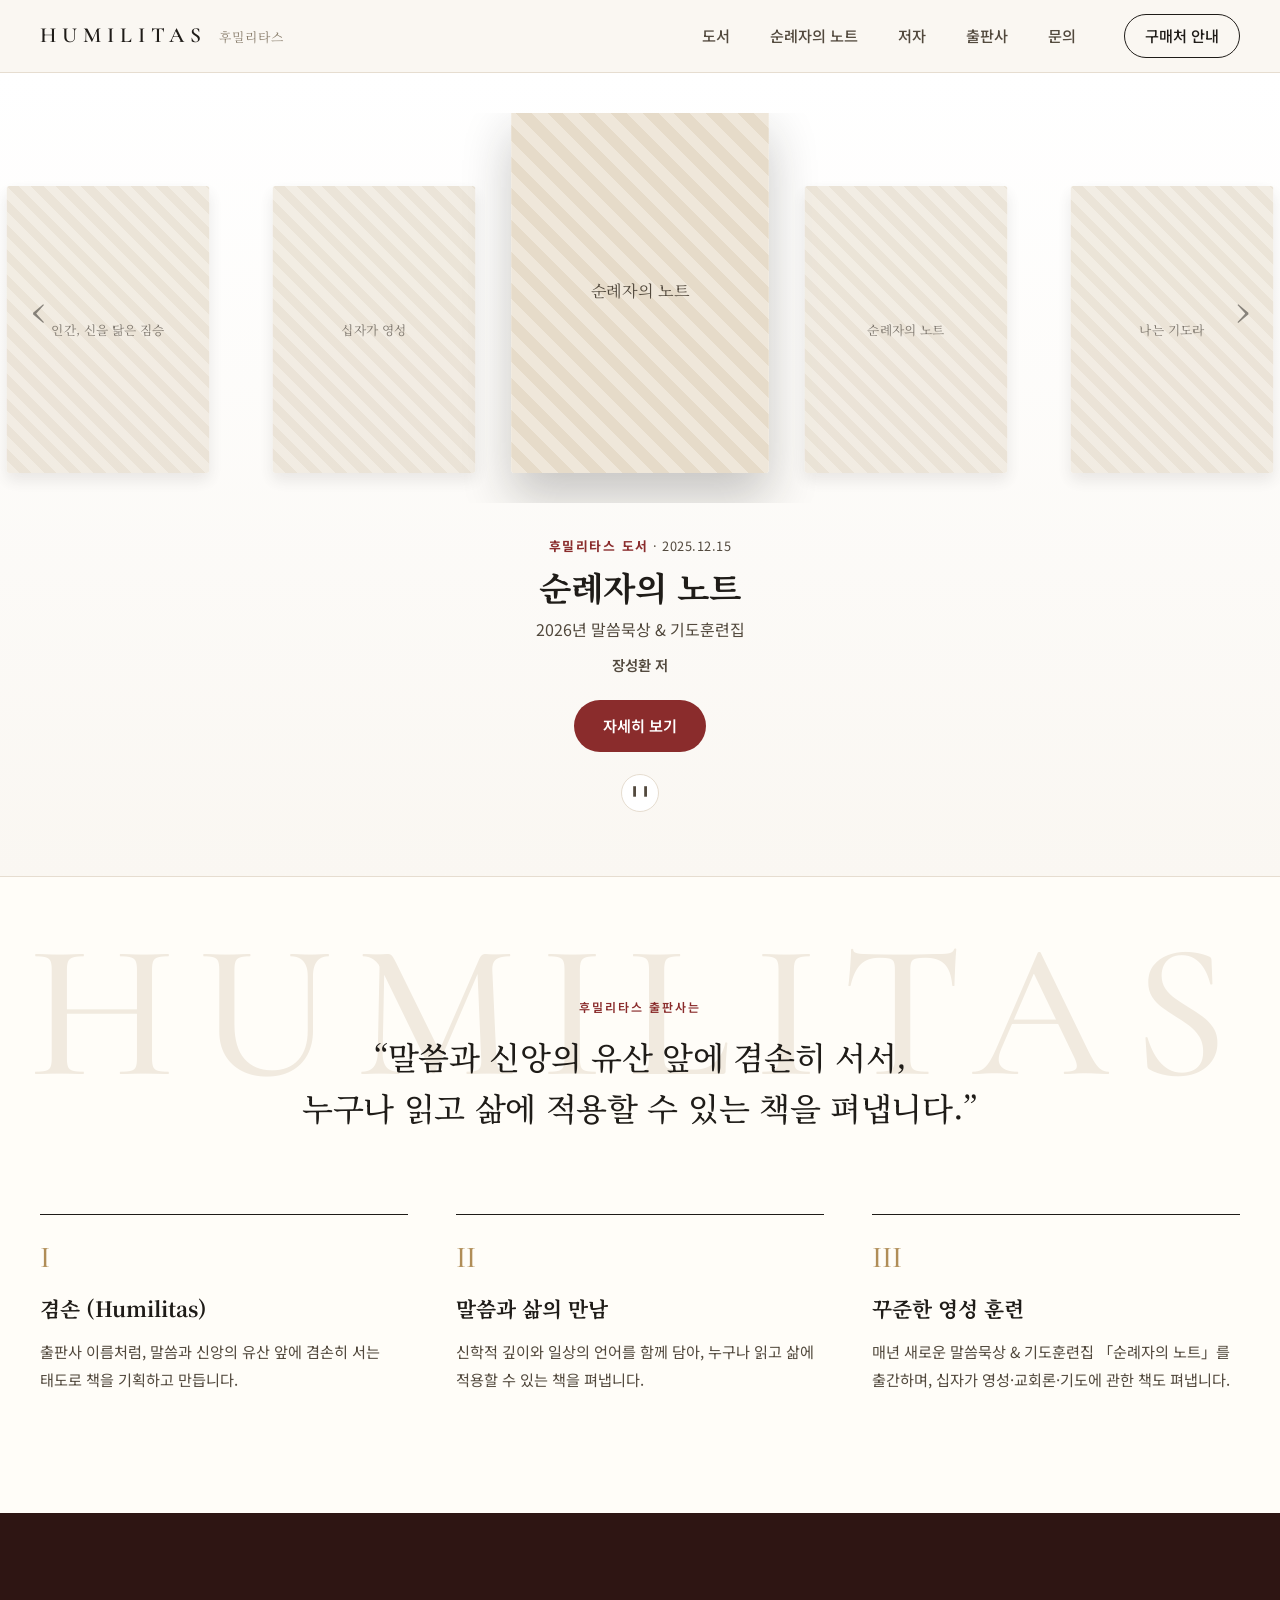
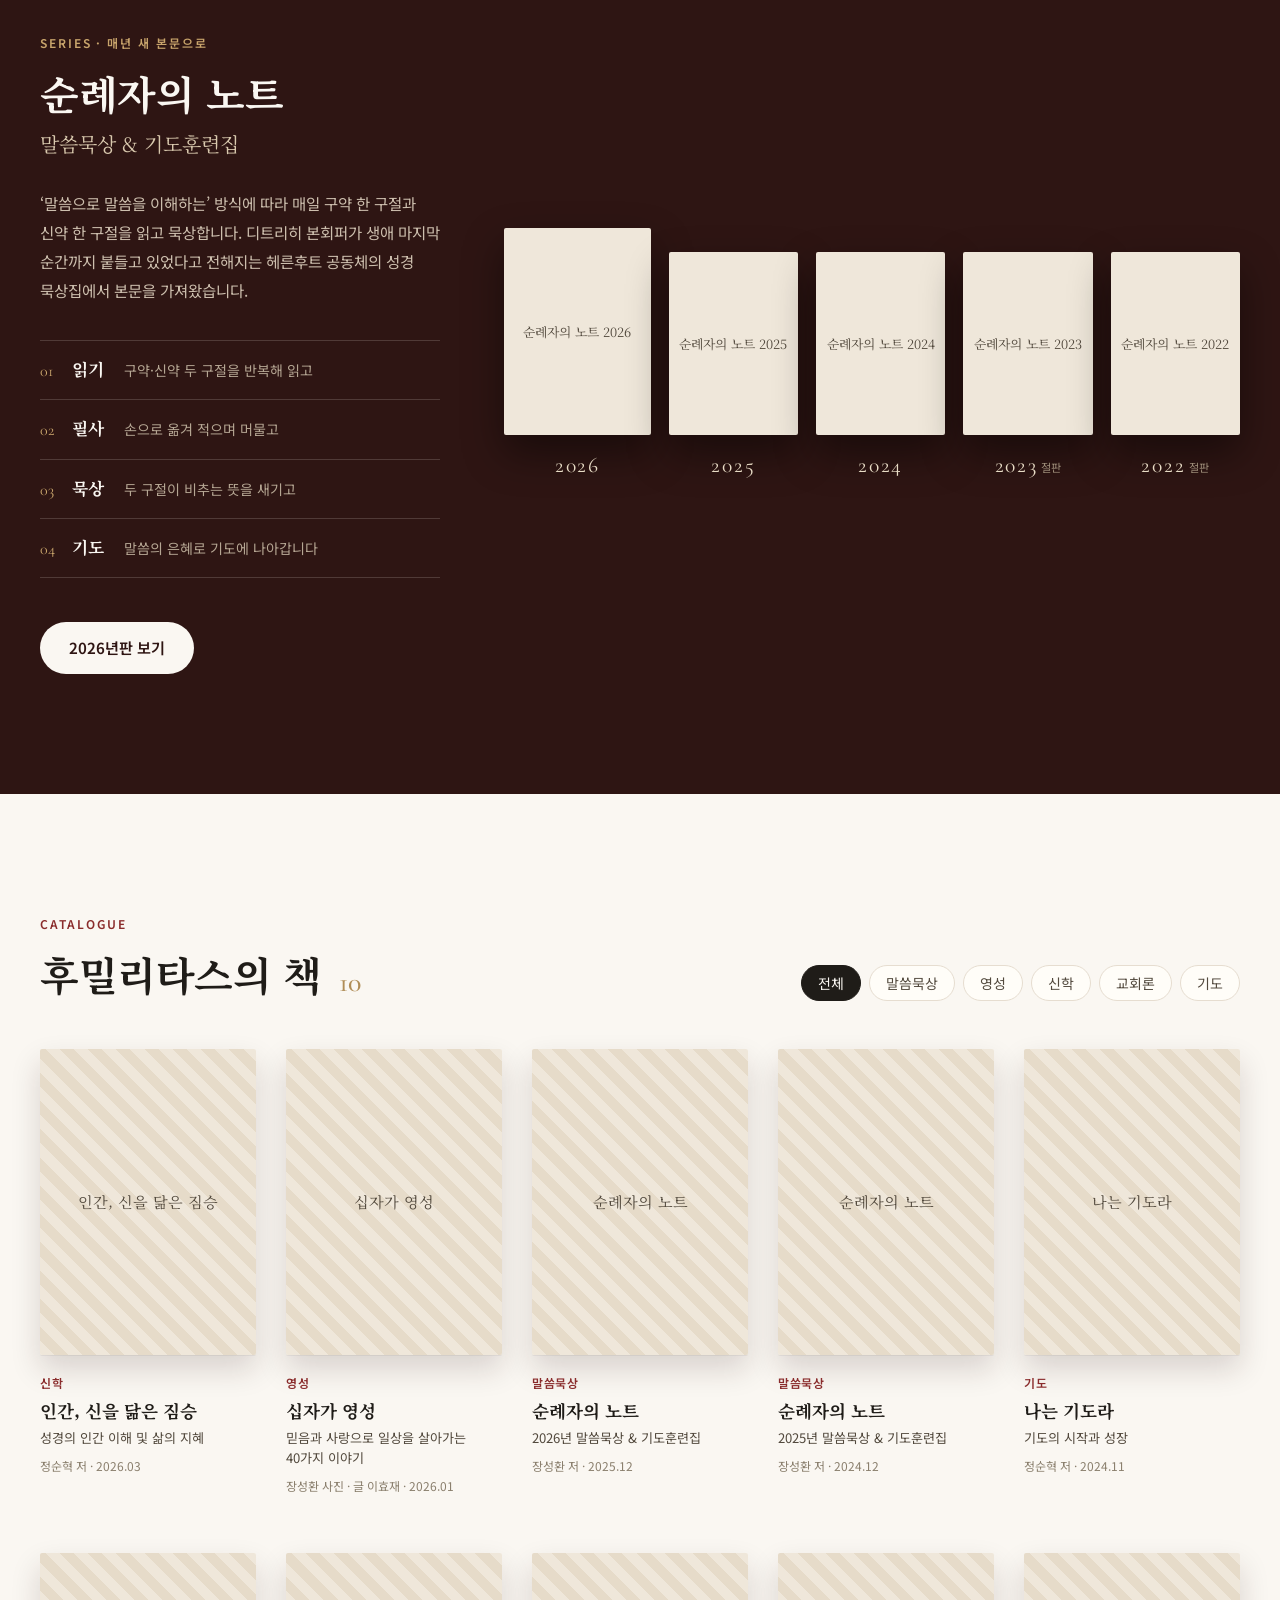
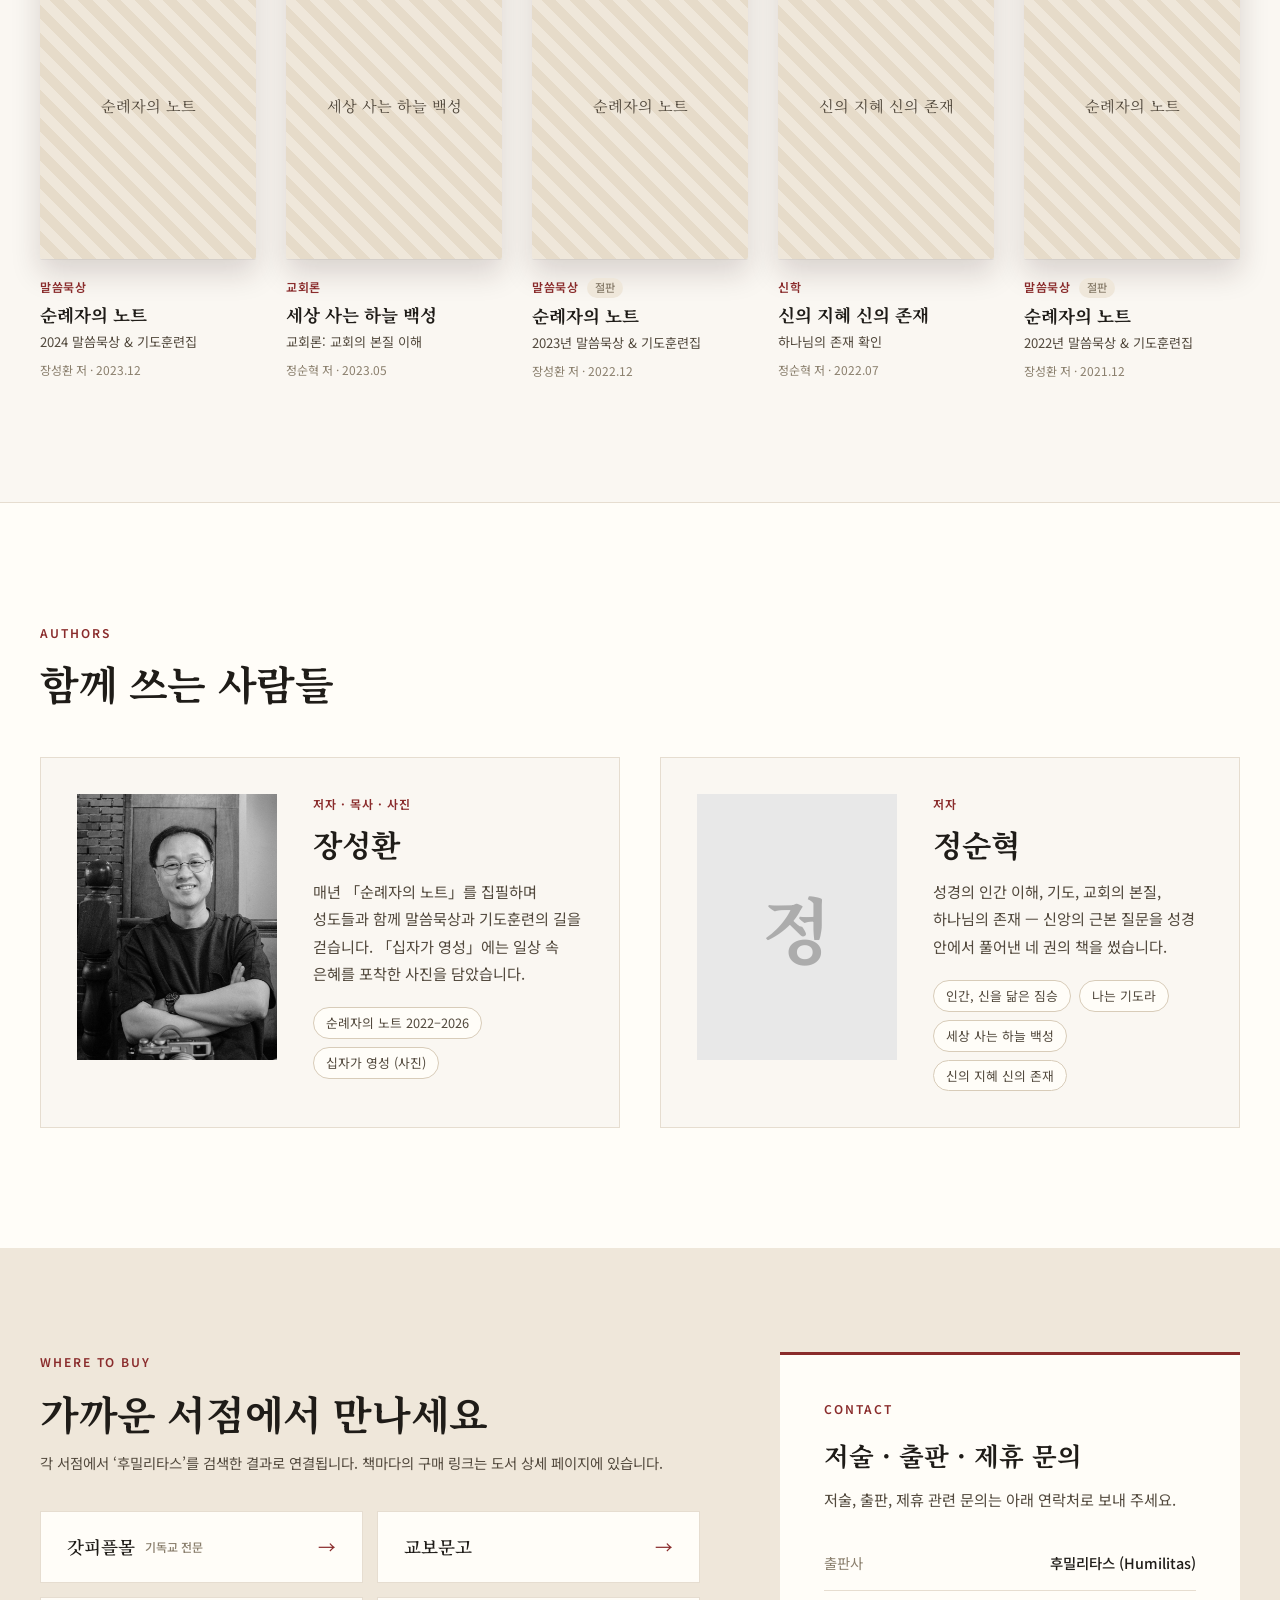
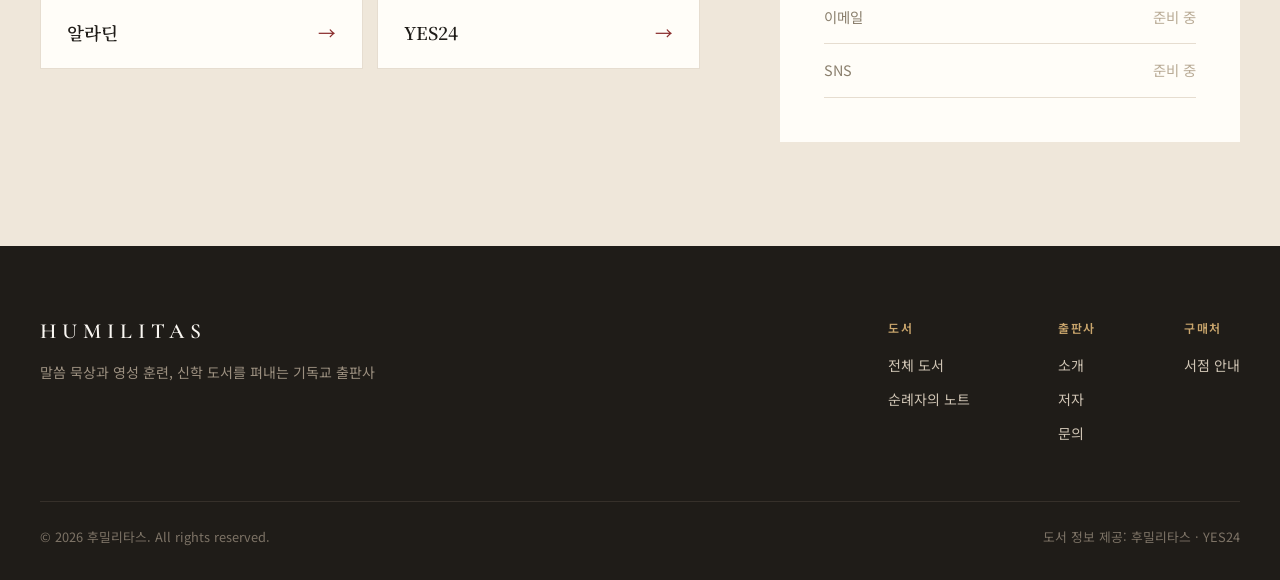
<file: index.html>
<!DOCTYPE html>
<html lang="ko">
<head>
<meta charset="UTF-8">
<meta name="viewport" content="width=device-width, initial-scale=1.0">

<title>후밀리타스 | 기독교 출판사</title>
<meta name="description" content="후밀리타스(Humilitas)는 말씀 묵상과 영성 훈련, 신학 도서를 펴내는 기독교 출판사입니다. 순례자의 노트, 십자가 영성 등 도서를 소개합니다.">
<meta name="author" content="후밀리타스">
<meta name="theme-color" content="#faf7f2">

<link rel="canonical" href="https://jang-seonghwan-author.netlify.app/">

<!-- Open Graph (카카오톡 · 페이스북 · 슬랙 미리보기) -->
<meta property="og:type" content="website">
<meta property="og:site_name" content="후밀리타스">
<meta property="og:locale" content="ko_KR">
<meta property="og:title" content="후밀리타스 | 기독교 출판사">
<meta property="og:description" content="순례자의 노트, 십자가 영성 — 후밀리타스가 펴낸 도서를 소개합니다.">
<meta property="og:url" content="https://jang-seonghwan-author.netlify.app/">
<meta property="og:image" content="https://jang-seonghwan-author.netlify.app/og-image.png">
<meta property="og:image:type" content="image/png">
<meta property="og:image:width" content="1200">
<meta property="og:image:height" content="630">
<meta property="og:image:alt" content="후밀리타스 — 순례자의 노트, 십자가 영성">

<!-- Twitter / X -->
<meta name="twitter:card" content="summary_large_image">
<meta name="twitter:title" content="후밀리타스 | 기독교 출판사">
<meta name="twitter:description" content="순례자의 노트, 십자가 영성 — 후밀리타스가 펴낸 도서를 소개합니다.">
<meta name="twitter:image" content="https://jang-seonghwan-author.netlify.app/og-image.png">

<!-- Icons -->
<link rel="icon" href="favicon-32.png" sizes="32x32" type="image/png">
<link rel="apple-touch-icon" href="apple-touch-icon.png">

<link rel="preconnect" href="https://fonts.googleapis.com">
<link rel="preconnect" href="https://fonts.gstatic.com" crossorigin>
<link href="https://fonts.googleapis.com/css2?family=Cormorant+Garamond:wght@500;600&family=Noto+Serif+KR:wght@400;500;600;700;900&family=Noto+Sans+KR:wght@300;400;500;600;700&display=swap" rel="stylesheet">
<link rel="stylesheet" href="styles.css">

<script type="application/ld+json">
{
  "@context": "https://schema.org",
  "@type": "Organization",
  "name": "후밀리타스",
  "alternateName": "Humilitas",
  "url": "https://jang-seonghwan-author.netlify.app/",
  "description": "말씀 묵상과 영성 훈련, 신학 도서를 펴내는 기독교 출판사.",
  "founder": {
    "@type": "Person",
    "name": "장성환"
  },
  "knowsAbout": ["기독교 영성", "교회사", "말씀묵상", "십자가 영성", "신학"]
}
</script>
</head>
<body>

<a class="skip-link" href="#main">본문 바로가기</a>

<header class="site-header" id="top">
  <nav class="nav container" aria-label="주요 메뉴">
    <a href="#top" class="logo" data-home aria-label="후밀리타스 홈">
      <span class="logo-lat" aria-hidden="true">HUMILITAS</span>
      <span class="logo-ko" aria-hidden="true">후밀리타스</span>
    </a>
    <button class="nav-toggle" id="navToggle" aria-label="메뉴 열기" aria-expanded="false" aria-controls="navLinks">
      <span></span><span></span><span></span>
    </button>
    <ul class="nav-links" id="navLinks">
      <li><a href="#books">도서</a></li>
      <li><a href="#series">순례자의 노트</a></li>
      <li><a href="#authors">저자</a></li>
      <li><a href="#about">출판사</a></li>
      <li><a href="#contact">문의</a></li>
      <li class="nav-cta"><a href="#buy" class="btn btn-outline btn-sm">구매처 안내</a></li>
    </ul>
  </nav>
</header>

<main id="main">

  <!-- 히어로: 기존 표지 커버플로우 그대로 -->
  <section class="hero hero--coverflow" id="heroSlider" role="region"
           aria-roledescription="캐러셀" aria-label="후밀리타스 도서 — 최신순">
    <!-- 화면에는 표지만 두되, 문서의 대표 제목은 남겨야 하므로 낭독 전용으로 유지한다. -->
    <h1 class="sr-only">후밀리타스 — 기독교 출판사</h1>

    <!-- 표지 띠는 화면 전체 폭을 쓰고 양끝이 잘리도록 컨테이너 밖에 둔다.
         표지는 장식이므로 보조기기에는 아래 캡션(제목·저자·링크)만 노출한다. -->
    <div class="coverflow" id="cfRoot">
      <ul class="coverflow-track" id="cfTrack" aria-hidden="true"></ul>
      <button type="button" class="cf-arrow cf-arrow--prev" id="cfPrev" aria-label="이전 도서">
        <span aria-hidden="true">&#8249;</span>
      </button>
      <button type="button" class="cf-arrow cf-arrow--next" id="cfNext" aria-label="다음 도서">
        <span aria-hidden="true">&#8250;</span>
      </button>
    </div>

    <div class="container">
      <div class="cf-caption" id="cfCaption" aria-live="polite">
        <!-- Caption injected by script.js -->
      </div>
      <div class="cf-controls">
        <button type="button" class="slider-btn slider-btn--play" id="cfPlay" aria-label="자동 넘김 멈추기">
          <span aria-hidden="true" id="cfPlayIcon">&#10073;&#10073;</span>
        </button>
      </div>
    </div>

    <noscript>
      <div class="container">
        <h2 class="section-title center">후밀리타스 도서</h2>
        <ul class="noscript-books">
          <li><a href="book.html?no=182281390">인간, 신을 닮은 짐승 — 성경의 인간 이해 및 삶의 지혜</a> <span class="note">2026.03.12</span></li>
          <li><a href="book.html?no=175527591">십자가 영성 — 믿음과 사랑으로 일상을 살아가는 40가지 이야기</a> <span class="note">2026.01.22</span></li>
          <li><a href="book.html?no=169669169">순례자의 노트 — 2026년 말씀묵상 &amp; 기도훈련집</a> <span class="note">2025.12.15</span></li>
          <li><a href="book.html?no=140543644">순례자의 노트 — 2025년 말씀묵상 &amp; 기도훈련집</a> <span class="note">2024.12.21</span></li>
          <li><a href="book.html?no=139912594">나는 기도라 — 기도의 시작과 성장</a> <span class="note">2024.11.29</span></li>
          <li><a href="book.html?no=124143290">순례자의 노트 — 2024 말씀묵상 &amp; 기도훈련집</a> <span class="note">2023.12.13</span></li>
          <li><a href="book.html?no=118759248">세상 사는 하늘 백성 — 교회론: 교회의 본질 이해</a> <span class="note">2023.05.03</span></li>
          <li><a href="book.html?no=116468638">순례자의 노트 — 2023년 말씀묵상 &amp; 기도훈련집</a> <span class="note">2022.12.20</span></li>
          <li><a href="book.html?no=111102681">신의 지혜 신의 존재 — 하나님의 존재 확인</a> <span class="note">2022.07.30</span></li>
          <li><a href="book.html?no=105503888">순례자의 노트 — 2022년 말씀묵상 &amp; 기도훈련집</a> <span class="note">2021.12.10</span></li>
        </ul>
      </div>
    </noscript>
  </section>

  <!-- 출판사 철학 -->
  <section id="about" class="section manifesto" aria-labelledby="aboutTitle">
    <p class="manifesto-mark" aria-hidden="true">HUMILITAS</p>
    <div class="container">
      <p class="eyebrow center">후밀리타스 출판사는</p>
      <h2 class="manifesto-quote" id="aboutTitle">“말씀과 신앙의 유산 앞에 겸손히 서서,<br> 누구나 읽고 삶에 적용할 수 있는 책을 펴냅니다.”</h2>
      <ol class="values">
        <li class="value">
          <span class="value-num" aria-hidden="true">I</span>
          <h3>겸손 (Humilitas)</h3>
          <p>출판사 이름처럼, 말씀과 신앙의 유산 앞에 겸손히 서는 태도로 책을 기획하고 만듭니다.</p>
        </li>
        <li class="value">
          <span class="value-num" aria-hidden="true">II</span>
          <h3>말씀과 삶의 만남</h3>
          <p>신학적 깊이와 일상의 언어를 함께 담아, 누구나 읽고 삶에 적용할 수 있는 책을 펴냅니다.</p>
        </li>
        <li class="value">
          <span class="value-num" aria-hidden="true">III</span>
          <h3>꾸준한 영성 훈련</h3>
          <p>매년 새로운 말씀묵상 &amp; 기도훈련집 「순례자의 노트」를 출간하며, 십자가 영성·교회론·기도에 관한 책도 펴냅니다.</p>
        </li>
      </ol>
    </div>
  </section>

  <!-- 대표 시리즈 -->
  <section id="series" class="section series" aria-labelledby="seriesTitle">
    <div class="container series-inner">
      <div class="series-copy">
        <p class="eyebrow eyebrow--gold">SERIES · 매년 새 본문으로</p>
        <h2 class="section-title section-title--light" id="seriesTitle">순례자의 노트</h2>
        <p class="series-sub">말씀묵상 &amp; 기도훈련집</p>
        <p class="series-body">
          ‘말씀으로 말씀을 이해하는’ 방식에 따라 매일 구약 한 구절과 신약 한 구절을 읽고 묵상합니다.
          디트리히 본회퍼가 생애 마지막 순간까지 붙들고 있었다고 전해지는 헤른후트 공동체의 성경 묵상집에서 본문을 가져왔습니다.
        </p>
        <ol class="steps">
          <li><span class="step-num">01</span><span class="step-name">읽기</span><span class="step-desc">구약·신약 두 구절을 반복해 읽고</span></li>
          <li><span class="step-num">02</span><span class="step-name">필사</span><span class="step-desc">손으로 옮겨 적으며 머물고</span></li>
          <li><span class="step-num">03</span><span class="step-name">묵상</span><span class="step-desc">두 구절이 비추는 뜻을 새기고</span></li>
          <li><span class="step-num">04</span><span class="step-name">기도</span><span class="step-desc">말씀의 은혜로 기도에 나아갑니다</span></li>
        </ol>
        <!-- 최신판 링크는 script.js가 도서 데이터에서 다시 맞춘다 -->
        <a class="btn btn-cream" id="seriesLatest" href="book.html?no=169669169">최신판 보기</a>
      </div>
      <ul class="series-shelf" id="seriesShelf" aria-label="순례자의 노트 연도별 도서">
        <!-- Injected by script.js -->
      </ul>
    </div>
  </section>

  <!-- 전체 도서 -->
  <section id="books" class="section books" aria-labelledby="booksTitle">
    <div class="container">
      <div class="section-head">
        <div>
          <p class="eyebrow">CATALOGUE</p>
          <h2 class="section-title" id="booksTitle">후밀리타스의 책 <span class="title-count" id="bookCount"></span></h2>
        </div>
        <div class="chips" id="bookFilters" role="group" aria-label="주제별로 보기">
          <!-- Injected by script.js -->
        </div>
      </div>
      <ul class="book-grid" id="bookGrid">
        <!-- Injected by script.js -->
      </ul>
      <p class="sr-only" id="bookStatus" aria-live="polite"></p>
    </div>
  </section>

  <!-- 저자 -->
  <section id="authors" class="section section--alt authors" aria-labelledby="authorsTitle">
    <div class="container">
      <div class="section-head">
        <div>
          <p class="eyebrow">AUTHORS</p>
          <h2 class="section-title" id="authorsTitle">함께 쓰는 사람들</h2>
        </div>
      </div>
      <div class="author-grid">
        <article class="author-card">
          <img class="author-photo" src="author.jpg" alt="장성환 목사" width="200" height="266" loading="lazy">
          <div>
            <p class="author-role">저자 · 목사 · 사진</p>
            <h3 class="author-name">장성환</h3>
            <p class="author-bio">매년 「순례자의 노트」를 집필하며 성도들과 함께 말씀묵상과 기도훈련의 길을 걷습니다. 「십자가 영성」에는 일상 속 은혜를 포착한 사진을 담았습니다.</p>
            <ul class="author-books" aria-label="장성환의 책">
              <li>순례자의 노트 2022–2026</li>
              <li>십자가 영성 (사진)</li>
            </ul>
          </div>
        </article>
        <article class="author-card">
          <div class="author-photo author-photo--mono" aria-hidden="true">정</div>
          <div>
            <p class="author-role">저자</p>
            <h3 class="author-name">정순혁</h3>
            <p class="author-bio">성경의 인간 이해, 기도, 교회의 본질, 하나님의 존재 — 신앙의 근본 질문을 성경 안에서 풀어낸 네 권의 책을 썼습니다.</p>
            <ul class="author-books" aria-label="정순혁의 책">
              <li>인간, 신을 닮은 짐승</li>
              <li>나는 기도라</li>
              <li>세상 사는 하늘 백성</li>
              <li>신의 지혜 신의 존재</li>
            </ul>
          </div>
        </article>
      </div>
    </div>
  </section>

  <!-- 구매처 · 문의 -->
  <section id="buy" class="buy" aria-labelledby="buyTitle">
    <div class="container buy-inner">
      <div>
        <p class="eyebrow">WHERE TO BUY</p>
        <h2 class="section-title" id="buyTitle">가까운 서점에서 만나세요</h2>
        <p class="buy-note">각 서점에서 ‘후밀리타스’를 검색한 결과로 연결됩니다. 책마다의 구매 링크는 도서 상세 페이지에 있습니다.</p>
        <ul class="store-list">
          <li><a class="store-link" href="https://mall.godpeople.com/?key=%ED%9B%84%EB%B0%80%EB%A6%AC%ED%83%80%EC%8A%A4" target="_blank" rel="noopener noreferrer"><span class="store-name">갓피플몰</span><span class="store-note">기독교 전문</span><span class="store-go" aria-hidden="true">&rarr;</span><span class="sr-only">(새 창에서 열림)</span></a></li>
          <li><a class="store-link" href="https://search.kyobobook.co.kr/search?keyword=%ED%9B%84%EB%B0%80%EB%A6%AC%ED%83%80%EC%8A%A4" target="_blank" rel="noopener noreferrer"><span class="store-name">교보문고</span><span class="store-go" aria-hidden="true">&rarr;</span><span class="sr-only">(새 창에서 열림)</span></a></li>
          <li><a class="store-link" href="https://www.aladin.co.kr/search/wsearchresult.aspx?SearchTarget=Book&amp;SearchWord=%ED%9B%84%EB%B0%80%EB%A6%AC%ED%83%80%EC%8A%A4" target="_blank" rel="noopener noreferrer"><span class="store-name">알라딘</span><span class="store-go" aria-hidden="true">&rarr;</span><span class="sr-only">(새 창에서 열림)</span></a></li>
          <li><a class="store-link" href="https://www.yes24.com/Product/Search?domain=BOOK&amp;query=%ED%9B%84%EB%B0%80%EB%A6%AC%ED%83%80%EC%8A%A4" target="_blank" rel="noopener noreferrer"><span class="store-name">YES24</span><span class="store-go" aria-hidden="true">&rarr;</span><span class="sr-only">(새 창에서 열림)</span></a></li>
        </ul>
      </div>

      <div class="contact-card" id="contact">
        <p class="eyebrow">CONTACT</p>
        <h2 class="contact-title">저술 · 출판 · 제휴 문의</h2>
        <p class="contact-lead">저술, 출판, 제휴 관련 문의는 아래 연락처로 보내 주세요.</p>
        <dl class="contact-list">
          <div><dt>출판사</dt><dd>후밀리타스 (Humilitas)</dd></div>
          <!-- 이메일이 정해지면: <dd><a href="mailto:주소">주소</a></dd> 로 바꾸고 아래 버튼 주석을 푼다 -->
          <div><dt>이메일</dt><dd class="is-pending">준비 중</dd></div>
          <div><dt>SNS</dt><dd class="is-pending">준비 중</dd></div>
        </dl>
        <!-- <a class="btn btn-primary btn-block" href="mailto:주소" style="margin-top:32px">문의 메일 보내기</a> -->
      </div>
    </div>
  </section>

</main>

<footer class="site-footer">
  <div class="container">
  <div class="footer-top">
    <div class="footer-brand">
      <span class="logo-lat">HUMILITAS</span>
      <p>말씀 묵상과 영성 훈련, 신학 도서를 펴내는 기독교 출판사</p>
    </div>
    <nav class="footer-cols" aria-label="바닥글 메뉴">
      <div>
        <h2 class="footer-h">도서</h2>
        <ul><li><a href="#books">전체 도서</a></li><li><a href="#series">순례자의 노트</a></li></ul>
      </div>
      <div>
        <h2 class="footer-h">출판사</h2>
        <ul><li><a href="#about">소개</a></li><li><a href="#authors">저자</a></li><li><a href="#contact">문의</a></li></ul>
      </div>
      <div>
        <h2 class="footer-h">구매처</h2>
        <ul><li><a href="#buy">서점 안내</a></li></ul>
      </div>
    </nav>
  </div>
  <div class="footer-bottom">
    <p>&copy; <span id="year"></span> 후밀리타스. All rights reserved.</p>
    <p>도서 정보 제공: 후밀리타스 · YES24</p>
  </div>
  </div>
</footer>

<script src="books-data.js"></script>
<script src="script.js"></script>
</body>
</html>
</file>
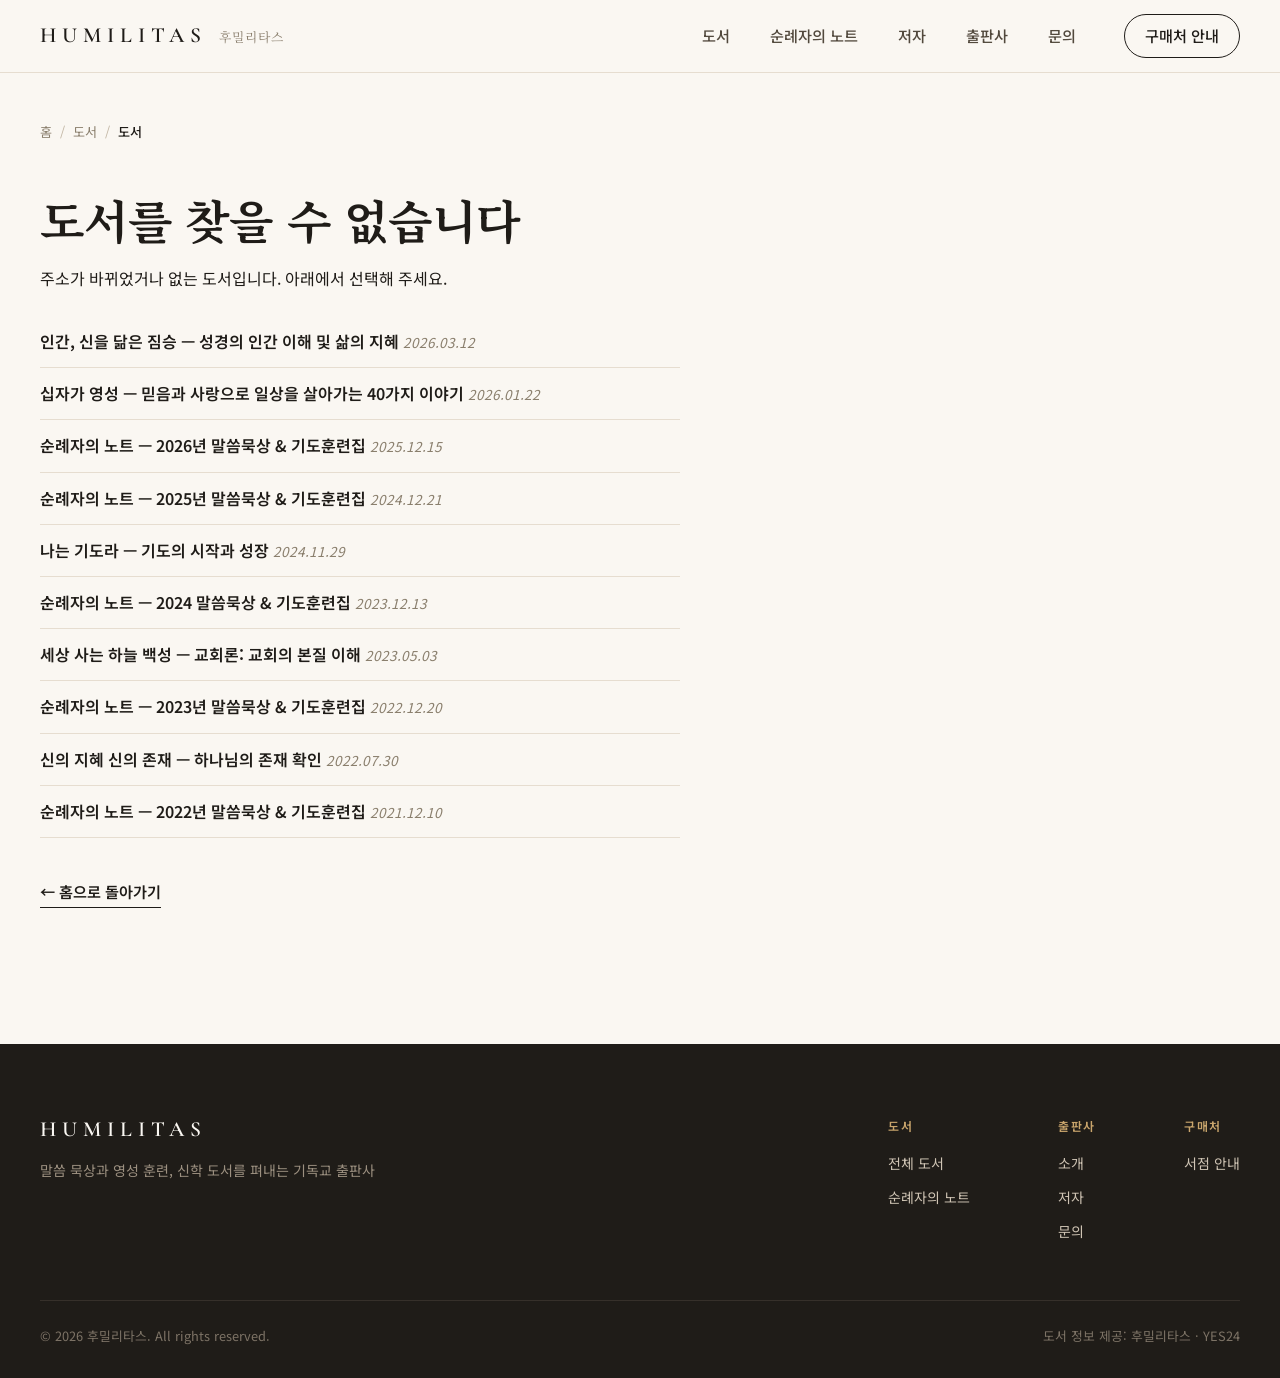
<file: book.html>
<!DOCTYPE html>
<html lang="ko">
<head>
<meta charset="UTF-8">
<meta name="viewport" content="width=device-width, initial-scale=1.0">

<title>도서 | 후밀리타스</title>
<meta name="description" content="후밀리타스가 펴낸 도서의 상세 정보와 구매처를 안내합니다.">
<meta name="theme-color" content="#faf7f2">

<!-- 쿼리 파라미터로 책이 갈리므로 색인은 메인 페이지로 모은다. -->
<meta name="robots" content="noindex, follow">

<meta property="og:type" content="book">
<meta property="og:site_name" content="후밀리타스">
<meta property="og:locale" content="ko_KR">

<link rel="icon" href="favicon-32.png" sizes="32x32" type="image/png">
<link rel="apple-touch-icon" href="apple-touch-icon.png">

<link rel="preconnect" href="https://fonts.googleapis.com">
<link rel="preconnect" href="https://fonts.gstatic.com" crossorigin>
<link href="https://fonts.googleapis.com/css2?family=Cormorant+Garamond:wght@500;600&family=Noto+Serif+KR:wght@400;500;600;700;900&family=Noto+Sans+KR:wght@300;400;500;600;700&display=swap" rel="stylesheet">
<link rel="stylesheet" href="styles.css">
</head>
<body>

<a class="skip-link" href="#main">본문 바로가기</a>

<header class="site-header" id="top">
  <nav class="nav container" aria-label="주요 메뉴">
    <a href="index.html" class="logo" aria-label="후밀리타스 홈">
      <span class="logo-lat" aria-hidden="true">HUMILITAS</span>
      <span class="logo-ko" aria-hidden="true">후밀리타스</span>
    </a>
    <button class="nav-toggle" id="navToggle" aria-label="메뉴 열기" aria-expanded="false" aria-controls="navLinks">
      <span></span><span></span><span></span>
    </button>
    <ul class="nav-links" id="navLinks">
      <li><a href="index.html#books">도서</a></li>
      <li><a href="index.html#series">순례자의 노트</a></li>
      <li><a href="index.html#authors">저자</a></li>
      <li><a href="index.html#about">출판사</a></li>
      <li><a href="index.html#contact">문의</a></li>
      <li class="nav-cta"><a href="index.html#buy" class="btn btn-outline btn-sm">구매처 안내</a></li>
    </ul>
  </nav>
</header>

<main id="main" class="detail-page">
  <div class="container">
    <nav class="breadcrumb" aria-label="현재 위치">
      <a href="index.html">홈</a>
      <span class="sep" aria-hidden="true">/</span>
      <a href="index.html#books">도서</a>
      <span class="sep" aria-hidden="true">/</span>
      <span id="crumbTitle" aria-current="page">도서</span>
    </nav>

    <article class="detail" id="detail">
      <!-- Injected by book.js -->
    </article>

    <section class="related" id="related" aria-labelledby="relatedTitle" hidden>
      <div class="section-head">
        <div>
          <p class="eyebrow">MORE</p>
          <h2 class="section-title" id="relatedTitle">함께 보면 좋은 책</h2>
        </div>
        <a class="link-arrow" href="index.html#books">전체 도서 &rarr;</a>
      </div>
      <ul class="book-grid" id="relatedGrid"></ul>
    </section>

    <noscript>
      <p class="note">
        도서 정보를 보려면 자바스크립트를 켜주세요.
        <a href="index.html">홈으로 돌아가기</a>
      </p>
    </noscript>
  </div>
</main>

<footer class="site-footer">
  <div class="container">
  <div class="footer-top">
    <div class="footer-brand">
      <span class="logo-lat">HUMILITAS</span>
      <p>말씀 묵상과 영성 훈련, 신학 도서를 펴내는 기독교 출판사</p>
    </div>
    <nav class="footer-cols" aria-label="바닥글 메뉴">
      <div>
        <h2 class="footer-h">도서</h2>
        <ul><li><a href="index.html#books">전체 도서</a></li><li><a href="index.html#series">순례자의 노트</a></li></ul>
      </div>
      <div>
        <h2 class="footer-h">출판사</h2>
        <ul><li><a href="index.html#about">소개</a></li><li><a href="index.html#authors">저자</a></li><li><a href="index.html#contact">문의</a></li></ul>
      </div>
      <div>
        <h2 class="footer-h">구매처</h2>
        <ul><li><a href="index.html#buy">서점 안내</a></li></ul>
      </div>
    </nav>
  </div>
  <div class="footer-bottom">
    <p>&copy; <span id="year"></span> 후밀리타스. All rights reserved.</p>
    <p>도서 정보 제공: 후밀리타스 · YES24</p>
  </div>
  </div>
</footer>

<script src="books-data.js"></script>
<script src="book.js"></script>
</body>
</html>
</file>
<file: styles.css>
/* =================================================================
   후밀리타스 — 2026.10 리디자인
   「여백 · 종이 · 활자」: 크림 종이 위에 명조, 와인 레드 한 가지 강조색.
   히어로 커버플로우(.hero / .coverflow / .cf-*)는 기존 그대로 유지한다.
   ================================================================= */

:root {
  /* 기존 토큰 — 히어로가 그대로 쓰므로 값을 바꾸지 않는다 */
  --color-bg: #faf7f2;
  --color-bg-alt: #ffffff;
  --color-ink: #1f1c18;
  --color-ink-soft: #52493d;
  --color-accent: #8a2c2c;
  --color-accent-soft: #b5544f;
  --color-line: #e6ddd0;
  --font-serif: 'Noto Serif KR', serif;
  --font-sans: 'Noto Sans KR', sans-serif;
  --radius: 10px;
  --max-width: 1200px;

  /* 리디자인에서 더한 토큰 */
  --color-ivory: #fffdf8;
  --color-paper-2: #efe7da;
  --color-muted: #8a7f6d;
  --color-wine: #2e1513;
  --color-wine-text: #cdbfae;
  --color-brass: #b08d57;
  --color-gold: #c9a56c;
  --font-latin: 'Cormorant Garamond', 'Noto Serif KR', serif;
  --header-h: 72px;
}

* { box-sizing: border-box; }

html { scroll-behavior: smooth; }

body {
  margin: 0;
  font-family: var(--font-sans);
  color: var(--color-ink);
  background: var(--color-bg);
  line-height: 1.7;
  -webkit-font-smoothing: antialiased;
}

img { max-width: 100%; display: block; }

.container {
  max-width: var(--max-width);
  margin: 0 auto;
  padding: 0 24px;
  box-sizing: content-box;
}

/* ---------------------------------------------------------------
   헤더
   --------------------------------------------------------------- */
.site-header {
  position: sticky;
  top: 0;
  z-index: 100;
  background: rgba(250, 247, 242, 0.92);
  backdrop-filter: blur(6px);
  border-bottom: 1px solid var(--color-line);
}

.nav {
  display: flex;
  align-items: center;
  justify-content: space-between;
  height: var(--header-h);
}

.logo {
  display: inline-flex;
  align-items: baseline;
  gap: 12px;
  color: var(--color-ink);
  text-decoration: none;
}

.logo-lat {
  font-family: var(--font-latin);
  font-weight: 600;
  font-size: 1.35rem;
  letter-spacing: 0.28em;
  line-height: 1;
}

.logo-ko {
  font-family: var(--font-serif);
  font-size: 0.8rem;
  color: var(--color-muted);
  letter-spacing: 0.06em;
}

.nav-links {
  list-style: none;
  display: flex;
  align-items: center;
  gap: 40px;
  margin: 0;
  padding: 0;
}

.nav-links a {
  text-decoration: none;
  color: var(--color-ink-soft);
  font-size: 0.95rem;
  font-weight: 500;
  transition: color 0.2s ease;
}

.nav-links a:hover { color: var(--color-accent); }

.nav-links .nav-cta { margin-left: 8px; }
.nav-links .nav-cta a { color: var(--color-ink); }
.nav-links .nav-cta a:hover { color: #fff; }

.nav-toggle {
  display: none;
  flex-direction: column;
  justify-content: center;
  gap: 5px;
  width: 32px;
  height: 32px;
  padding: 4px;
  background: none;
  border: none;
  cursor: pointer;
}

.nav-toggle span {
  display: block;
  height: 2px;
  background: var(--color-ink);
}

/* ---------------------------------------------------------------
   히어로 기본값 (기존 그대로)
   --------------------------------------------------------------- */
.hero {
  padding: 96px 0 72px;
  text-align: center;
  background: linear-gradient(180deg, #fff 0%, var(--color-bg) 100%);
}

/* ---------------------------------------------------------------
   버튼 — 히어로의 둥근 버튼(.btn-primary) 모양으로 전부 통일
   --------------------------------------------------------------- */
.btn {
  display: inline-block;
  padding: 12px 28px;
  border-radius: 999px;
  font-weight: 600;
  text-decoration: none;
  font-size: 0.95rem;
  transition: all 0.2s ease;
  border: 1px solid transparent;
  text-align: center;
}

.btn-primary {
  background: var(--color-accent);
  color: #fff;
}

.btn-primary:hover {
  background: var(--color-accent-soft);
}

.btn-ghost,
.btn-outline {
  border-color: var(--color-ink);
  color: var(--color-ink);
}

.btn-ghost:hover,
.btn-outline:hover {
  background: var(--color-ink);
  color: #fff;
}

.btn-cream {
  background: var(--color-bg);
  color: var(--color-wine);
}

.btn-cream:hover { background: #fff; }

.btn-sm {
  padding: 8px 20px;
  font-size: 0.85rem;
}

.btn-block { display: block; width: 100%; }

.link-arrow {
  display: inline-block;
  font-weight: 600;
  font-size: 0.95rem;
  color: var(--color-ink);
  text-decoration: none;
  border-bottom: 1px solid currentColor;
  padding-bottom: 2px;
}

.link-arrow:hover { color: var(--color-accent); }

/* ---------------------------------------------------------------
   공통 섹션 · 타이포
   --------------------------------------------------------------- */
.section { padding: 120px 0; }

.section--alt { background: var(--color-ivory); }

.eyebrow {
  margin: 0 0 14px;
  font-size: 0.75rem;
  font-weight: 600;
  letter-spacing: 0.16em;
  color: var(--color-accent);
}

.eyebrow--gold { color: var(--color-gold); }

.center { text-align: center; }

.section-title {
  font-family: var(--font-serif);
  font-size: 2.5rem;
  font-weight: 700;
  line-height: 1.3;
  letter-spacing: -0.01em;
  margin: 0 0 8px;
}

.section-title--light { color: var(--color-bg); }

.section-head {
  display: flex;
  justify-content: space-between;
  align-items: flex-end;
  gap: 24px;
  flex-wrap: wrap;
  margin-bottom: 48px;
}

.section-head .section-title { margin: 0; }

.title-count {
  font-family: var(--font-latin);
  font-weight: 500;
  font-size: 1.75rem;
  color: var(--color-brass);
  margin-left: 6px;
}

.note {
  font-size: 0.85rem;
  color: var(--color-muted);
  font-style: italic;
}

.badge-outofprint {
  display: inline-block;
  vertical-align: middle;
  font-family: var(--font-sans);
  font-size: 0.7rem;
  font-weight: 500;
  line-height: 1.6;
  letter-spacing: 0;
  padding: 1px 8px;
  border-radius: 999px;
  background: var(--color-paper-2);
  color: var(--color-muted);
  margin-left: 8px;
}

/* 공동 참여자 크레딧 (예: 십자가 영성 — 글 이효재) */
.book-credit {
  color: var(--color-ink-soft);
  font-weight: 500;
  text-transform: none;
  letter-spacing: 0;
}

/* ---------------------------------------------------------------
   히어로 커버플로우 — 가운데 표지를 크게, 양옆은 화면 끝까지 흘려보낸다
   --------------------------------------------------------------- */

.hero--coverflow {
  padding: 40px 0 64px;
  /* 표지 띠가 화면 폭을 꽉 채우므로 좌우 여백은 내부 .container가 맡는다. */
  overflow: hidden;
}

/* 표지 띠 ------------------------------------------------------- */

.coverflow {
  --cf-w: 230px;   /* 표지 한 장의 기준 너비 */
  --cf-gap: 36px;
  --cf-i: 0;       /* 가운데에 놓을 표지 번호 (script.js가 갱신) */
  position: relative;
  overflow: hidden;
  padding: 34px 0 30px;
}

.coverflow-track {
  display: flex;
  align-items: center;
  gap: var(--cf-gap);
  list-style: none;
  margin: 0;
  padding: 0;
  /* 트랙 왼쪽 끝을 화면 한가운데 두고, 고른 --cf-i번째 표지의 중심만큼 되민다. */
  width: max-content;
  position: relative;
  left: 50%;
  transform: translateX(
    calc(-1 * (var(--cf-i) * (var(--cf-w) + var(--cf-gap)) + var(--cf-w) / 2))
  );
  transition: transform 0.55s cubic-bezier(0.22, 0.61, 0.36, 1);
  will-change: transform;
}

/* 끝에서 가운데 벌로 되돌릴 때는 전환 없이 즉시 옮긴다. */
.coverflow-track.is-jumping { transition: none; }

.cf-item {
  flex: 0 0 var(--cf-w);
  width: var(--cf-w);
  cursor: pointer;
}

.cf-cover,
.cf-cover--fallback {
  width: 100%;
  aspect-ratio: 3 / 4.25;
  object-fit: contain;
  border-radius: 3px;
  /* 표지가 layout을 밀지 않도록 크기 변화는 transform으로만 준다. */
  transform: scale(0.88);
  transform-origin: center bottom;
  filter: saturate(0.92);
  opacity: 0.75;
  box-shadow: 0 8px 18px rgba(31, 28, 24, 0.12);
  transition: transform 0.55s cubic-bezier(0.22, 0.61, 0.36, 1),
    opacity 0.55s ease, filter 0.55s ease, box-shadow 0.55s ease;
}

.cf-item.is-active .cf-cover,
.cf-item.is-active .cf-cover--fallback {
  transform: scale(1.12);
  filter: none;
  opacity: 1;
  box-shadow: 0 22px 44px rgba(31, 28, 24, 0.24);
}

.cf-item:hover .cf-cover,
.cf-item:hover .cf-cover--fallback {
  opacity: 0.95;
}

.cf-cover--fallback {
  display: flex;
  align-items: center;
  justify-content: center;
  text-align: center;
  padding: 16px;
  font-family: var(--font-serif);
  font-size: 0.9rem;
  color: var(--color-ink-soft);
  background: repeating-linear-gradient(45deg, #efe7da, #efe7da 10px, #e6dbc9 10px, #e6dbc9 20px);
}

/* 좌우 화살표 — 표지 띠 양 끝에 겹쳐 놓는다 */
.cf-arrow {
  position: absolute;
  top: 50%;
  transform: translateY(-50%);
  z-index: 2;
  display: flex;
  align-items: center;
  justify-content: center;
  width: 52px;
  height: 52px;
  padding: 0;
  border: none;
  background: none;
  color: var(--color-ink);
  font-size: 2.6rem;
  font-family: var(--font-serif);
  line-height: 1;
  cursor: pointer;
  opacity: 0.5;
  transition: opacity 0.2s ease, color 0.2s ease;
}

.cf-arrow:hover {
  opacity: 1;
  color: var(--color-accent);
}

.cf-arrow--prev { left: 12px; }
.cf-arrow--next { right: 12px; }

/* 가운데 표지 설명 ---------------------------------------------- */

.cf-caption {
  text-align: center;
  margin-top: 32px;
  /* 제목이 두 줄로 넘어가는 책이 있어 최소 높이를 잡아 둔다. 부제 자리는 script.js가 항상 채운다. */
  min-height: 186px;
}

.cf-eyebrow {
  color: var(--color-accent);
  font-weight: 700;
  font-size: 0.8rem;
  letter-spacing: 0.12em;
  margin: 0 0 8px;
}

.cf-date {
  color: var(--color-ink-soft);
  font-weight: 400;
  letter-spacing: 0.04em;
}

.cf-title {
  font-family: var(--font-serif);
  font-size: clamp(1.5rem, 3.2vw, 2.1rem);
  font-weight: 700;
  line-height: 1.3;
  margin: 0 0 8px;
}

.cf-subtitle {
  font-size: 1rem;
  color: var(--color-ink-soft);
  margin: 0 0 10px;
}

.cf-role {
  font-size: 0.9rem;
  font-weight: 600;
  color: var(--color-ink-soft);
  margin: 0 0 22px;
}

.cf-cta {
  display: flex;
  gap: 12px;
  justify-content: center;
  flex-wrap: wrap;
}

.cf-controls {
  display: flex;
  justify-content: center;
  margin-top: 22px;
}

.slider-btn {
  display: flex;
  align-items: center;
  justify-content: center;
  width: 38px;
  height: 38px;
  flex: none;
  border-radius: 999px;
  border: 1px solid var(--color-line);
  background: var(--color-bg-alt);
  color: var(--color-ink-soft);
  font-size: 0.7rem;
  line-height: 1;
  cursor: pointer;
  transition: background 0.2s ease, border-color 0.2s ease, color 0.2s ease;
}

.slider-btn:hover {
  background: var(--color-accent);
  border-color: var(--color-accent);
  color: #fff;
}

/* 움직임 최소화 설정에서는 자동 넘김 자체가 없으므로 토글 버튼을 숨긴다. */
.slider-btn[hidden] { display: none; }

@media (max-width: 980px) {
  .coverflow { --cf-w: 180px; --cf-gap: 28px; }
}

@media (max-width: 720px) {
  .hero--coverflow { padding: 24px 0 48px; }

  .coverflow {
    --cf-w: 140px;
    --cf-gap: 18px;
    padding: 24px 0 20px;
  }

  /* 좁은 화면에서는 화살표가 표지 위에 겹치므로 배경을 깔아 보이게 한다. */
  .cf-arrow {
    width: 38px;
    height: 38px;
    font-size: 1.8rem;
    border-radius: 999px;
    background: rgba(250, 247, 242, 0.88);
    box-shadow: 0 2px 10px rgba(31, 28, 24, 0.14);
    opacity: 0.92;
  }

  .cf-arrow--prev { left: 6px; }
  .cf-arrow--next { right: 6px; }

  .cf-caption { margin-top: 24px; min-height: 196px; }
}

@media (prefers-reduced-motion: reduce) {
  .cf-cover,
  .cf-cover--fallback { opacity: 1; filter: none; }
}

/* ---------------------------------------------------------------
   출판사 철학 (#about)
   --------------------------------------------------------------- */
.manifesto {
  position: relative;
  overflow: hidden;
  background: var(--color-ivory);
  border-top: 1px solid var(--color-line);
}

/* 배경에 옅게 까는 라틴어 워드마크 — 장식이므로 낭독하지 않는다 */
.manifesto-mark {
  position: absolute;
  top: 40px;
  left: 0;
  right: 0;
  margin: 0;
  text-align: center;
  font-family: var(--font-latin);
  font-weight: 500;
  font-size: clamp(5rem, 15vw, 13.75rem);
  line-height: 1;
  letter-spacing: 0.12em;
  color: #f1eadf;
  pointer-events: none;
  user-select: none;
  white-space: nowrap;
}

.manifesto .container { position: relative; }

.manifesto-quote {
  font-family: var(--font-serif);
  font-weight: 500;
  font-size: clamp(1.4rem, 2.6vw, 2rem);
  line-height: 1.6;
  letter-spacing: -0.01em;
  text-align: center;
  margin: 0 auto 80px;
  max-width: 820px;
  word-break: keep-all;
}

.values {
  list-style: none;
  margin: 0;
  padding: 0;
  display: grid;
  grid-template-columns: repeat(3, 1fr);
  gap: 48px;
}

.value {
  padding-top: 28px;
  border-top: 1px solid var(--color-ink);
}

.value-num {
  display: block;
  font-family: var(--font-latin);
  font-size: 1.9rem;
  font-weight: 500;
  line-height: 1;
  color: var(--color-brass);
  margin-bottom: 18px;
}

.value h3 {
  font-family: var(--font-serif);
  font-size: 1.3rem;
  font-weight: 700;
  margin: 0 0 12px;
}

.value p {
  margin: 0;
  font-size: 0.95rem;
  line-height: 1.8;
  color: var(--color-ink-soft);
  word-break: keep-all;
}

/* ---------------------------------------------------------------
   순례자의 노트 시리즈 (#series)
   --------------------------------------------------------------- */
.series {
  background: var(--color-wine);
  color: var(--color-bg);
}

.series-inner {
  display: grid;
  grid-template-columns: 400px 1fr;
  gap: 64px;
  align-items: center;
}

.series-sub {
  font-family: var(--font-serif);
  font-size: 1.25rem;
  color: #d9c9ae;
  margin: 0 0 28px;
}

.series-body {
  font-size: 0.97rem;
  line-height: 1.85;
  color: var(--color-wine-text);
  margin: 0 0 36px;
  word-break: keep-all;
}

.steps {
  list-style: none;
  margin: 0 0 44px;
  padding: 0;
  border-top: 1px solid rgba(250, 247, 242, 0.16);
}

.steps li {
  display: grid;
  grid-template-columns: 32px 52px 1fr;
  align-items: baseline;
  padding: 14px 0;
  border-bottom: 1px solid rgba(250, 247, 242, 0.16);
}

.step-num {
  font-family: var(--font-latin);
  font-size: 1rem;
  color: var(--color-gold);
}

.step-name {
  font-family: var(--font-serif);
  font-weight: 700;
  font-size: 1.05rem;
}

.step-desc {
  font-size: 0.88rem;
  color: #b5a693;
}

.series-shelf {
  list-style: none;
  margin: 0;
  padding: 0;
  display: flex;
  align-items: flex-end;
  justify-content: flex-end;
  gap: 18px;
}

.shelf-item { flex: 0 1 134px; min-width: 0; }
.shelf-item.is-latest { flex-basis: 152px; }

.shelf-link {
  position: relative; /* 안쪽 .sr-only가 가로 스크롤 서가 밖으로 튀어나가 페이지 폭을 늘리지 않도록 */
  display: block;
  text-decoration: none;
  color: #e8dcc6;
  text-align: center;
}

.shelf-cover {
  display: flex;
  align-items: flex-end;
  justify-content: center;
  aspect-ratio: 3 / 4.25;
}

.shelf-img,
.shelf-img--fallback {
  max-width: 100%;
  max-height: 100%;
  border-radius: 2px;
  box-shadow: 0 18px 40px rgba(0, 0, 0, 0.45);
  transition: transform 0.25s ease;
}

.shelf-img--fallback {
  width: 100%;
  height: 100%;
  display: flex;
  align-items: center;
  justify-content: center;
  padding: 10px;
  font-family: var(--font-serif);
  font-size: 0.8rem;
  color: var(--color-ink-soft);
  background: var(--color-paper-2);
}

.shelf-link:hover .shelf-img,
.shelf-link:hover .shelf-img--fallback { transform: translateY(-6px); }

.shelf-year {
  display: block;
  margin-top: 18px;
  font-family: var(--font-latin);
  font-size: 1.35rem;
  letter-spacing: 0.08em;
  line-height: 1.2;
}

.shelf-tag {
  font-family: var(--font-sans);
  font-size: 0.7rem;
  color: #9c8c78;
  margin-left: 4px;
  letter-spacing: 0;
}

/* ---------------------------------------------------------------
   전체 도서 카탈로그 (#books)
   --------------------------------------------------------------- */
.chips {
  display: flex;
  flex-wrap: wrap;
  gap: 8px;
}

.chip {
  height: 36px;
  padding: 0 16px;
  border-radius: 999px;
  border: 1px solid var(--color-line);
  background: var(--color-ivory);
  color: var(--color-ink-soft);
  font-family: var(--font-sans);
  font-size: 0.875rem;
  cursor: pointer;
  transition: background 0.2s ease, color 0.2s ease, border-color 0.2s ease;
}

.chip:hover { border-color: var(--color-ink); color: var(--color-ink); }

.chip[aria-pressed="true"] {
  background: var(--color-ink);
  border-color: var(--color-ink);
  color: var(--color-bg);
}

.book-grid {
  list-style: none;
  margin: 0;
  padding: 0;
  display: grid;
  grid-template-columns: repeat(5, minmax(0, 1fr));
  column-gap: 30px;
  row-gap: 56px;
}

.book-card[hidden] { display: none; }

.book-card-link {
  display: block;
  text-decoration: none;
  color: inherit;
}

.book-card-cover {
  display: flex;
  align-items: flex-end;
  justify-content: center;
  aspect-ratio: 3 / 4.25;
}

.book-cover,
.book-cover--fallback {
  max-width: 100%;
  max-height: 100%;
  border-radius: 2px;
  box-shadow: 0 1px 0 rgba(0, 0, 0, 0.05), 0 14px 30px rgba(46, 21, 19, 0.16);
  transition: transform 0.25s ease, box-shadow 0.25s ease;
}

.book-card-link:hover .book-cover,
.book-card-link:hover .book-cover--fallback {
  transform: translateY(-6px);
  box-shadow: 0 1px 0 rgba(0, 0, 0, 0.05), 0 22px 40px rgba(46, 21, 19, 0.22);
}

/* YES24 표지 로딩 실패 시 대체 블록 */
.book-cover--fallback {
  width: 100%;
  height: 100%;
  display: flex;
  align-items: center;
  justify-content: center;
  text-align: center;
  padding: 16px;
  font-family: var(--font-serif);
  font-size: 0.95rem;
  color: var(--color-ink-soft);
  background: repeating-linear-gradient(45deg, #efe7da, #efe7da 10px, #e6dbc9 10px, #e6dbc9 20px);
}

.book-card-body { display: block; padding-top: 18px; }

.book-card-cat {
  display: block;
  font-size: 0.75rem;
  font-weight: 600;
  letter-spacing: 0.06em;
  color: var(--color-accent);
  margin-bottom: 6px;
}

.book-card-title {
  font-family: var(--font-serif);
  font-size: 1.1rem;
  font-weight: 700;
  line-height: 1.4;
  margin: 0 0 4px;
  transition: color 0.2s ease;
}

.book-card-link:hover .book-card-title { color: var(--color-accent); }

.book-card-sub {
  display: block;
  font-size: 0.82rem;
  line-height: 1.55;
  color: var(--color-ink-soft);
  margin-bottom: 8px;
  word-break: keep-all;
}

.book-card-meta {
  display: block;
  font-size: 0.75rem;
  color: var(--color-muted);
}

/* ---------------------------------------------------------------
   저자 (#authors)
   --------------------------------------------------------------- */
.authors { border-top: 1px solid var(--color-line); }

.author-grid {
  display: grid;
  grid-template-columns: repeat(2, 1fr);
  gap: 40px;
}

.author-card {
  display: flex;
  gap: 36px;
  padding: 36px;
  background: var(--color-bg);
  border: 1px solid var(--color-line);
}

.author-photo {
  flex: none;
  width: 200px;
  height: 266px;
  object-fit: cover;
  filter: grayscale(1);
}

.author-photo--mono {
  display: flex;
  align-items: center;
  justify-content: center;
  background: var(--color-paper-2);
  font-family: var(--font-serif);
  font-size: 4.5rem;
  font-weight: 700;
  color: #b9ab96;
}

.author-role {
  font-size: 0.75rem;
  font-weight: 600;
  letter-spacing: 0.08em;
  color: var(--color-accent);
  margin: 0 0 10px;
}

.author-name {
  font-family: var(--font-serif);
  font-size: 1.9rem;
  font-weight: 700;
  line-height: 1.3;
  margin: 0 0 14px;
}

.author-bio {
  margin: 0;
  font-size: 0.95rem;
  line-height: 1.8;
  color: var(--color-ink-soft);
  word-break: keep-all;
}

.author-books {
  list-style: none;
  margin: 20px 0 0;
  padding: 0;
  display: flex;
  flex-wrap: wrap;
  gap: 8px;
}

.author-books li {
  font-size: 0.8rem;
  padding: 4px 12px;
  border: 1px solid #d8ccb9;
  border-radius: 999px;
  color: var(--color-ink-soft);
  background: var(--color-ivory);
}

/* ---------------------------------------------------------------
   구매처 · 문의 (#buy, #contact)
   --------------------------------------------------------------- */
.buy { background: var(--color-paper-2); padding: 104px 0; }

.buy-inner {
  display: grid;
  grid-template-columns: 1fr 460px;
  gap: 80px;
  align-items: start;
}

.buy-note {
  margin: 12px 0 0;
  font-size: 0.9rem;
  color: var(--color-ink-soft);
}

.store-list {
  list-style: none;
  margin: 36px 0 0;
  padding: 0;
  display: grid;
  grid-template-columns: repeat(2, minmax(0, 1fr));
  gap: 14px;
}

.store-link {
  display: flex;
  align-items: center;
  gap: 10px;
  height: 72px;
  padding: 0 26px;
  border: 1px solid var(--color-line);
  background: var(--color-ivory);
  text-decoration: none;
  color: var(--color-ink);
  transition: border-color 0.2s ease, transform 0.2s ease, background 0.2s ease;
}

.store-link:hover {
  border-color: var(--color-accent);
  background: #fff;
  transform: translateY(-2px);
}

.store-name {
  font-family: var(--font-serif);
  font-size: 1.1rem;
  font-weight: 600;
}

.store-note {
  font-size: 0.75rem;
  font-weight: 500;
  color: var(--color-muted);
}

.store-go {
  margin-left: auto;
  color: var(--color-accent);
  font-size: 1.1rem;
}

.contact-card {
  background: var(--color-ivory);
  padding: 44px;
  border-top: 3px solid var(--color-accent);
}

.contact-title {
  font-family: var(--font-serif);
  font-size: 1.6rem;
  font-weight: 700;
  margin: 0 0 10px;
}

.contact-lead {
  margin: 0 0 24px;
  font-size: 0.95rem;
  line-height: 1.7;
  color: var(--color-ink-soft);
}

.contact-list { margin: 0; }

.contact-list div {
  display: flex;
  justify-content: space-between;
  gap: 16px;
  padding: 14px 0;
  border-bottom: 1px solid var(--color-line);
  font-size: 0.9rem;
}

.contact-list dt { color: var(--color-muted); }
.contact-list dd { margin: 0; font-weight: 500; text-align: right; }
.contact-list dd.is-pending { color: #b9ab96; font-weight: 400; }

/* ---------------------------------------------------------------
   푸터
   --------------------------------------------------------------- */
.site-footer {
  background: var(--color-ink);
  color: #cfc4b4;
  padding: 72px 0 0;
}

.footer-top {
  display: flex;
  justify-content: space-between;
  gap: 48px;
  flex-wrap: wrap;
  padding-bottom: 56px;
}

.footer-brand .logo-lat { color: var(--color-bg); }

.footer-brand p {
  margin: 16px 0 0;
  font-size: 0.875rem;
  color: #9c9080;
}

.footer-cols {
  display: flex;
  gap: 88px;
}

.footer-h {
  margin: 0 0 16px;
  font-size: 0.75rem;
  font-weight: 600;
  letter-spacing: 0.14em;
  color: var(--color-gold);
}

.footer-cols ul {
  list-style: none;
  margin: 0;
  padding: 0;
  display: flex;
  flex-direction: column;
  gap: 10px;
  font-size: 0.875rem;
}

.footer-cols a { color: #cfc4b4; text-decoration: none; }
.footer-cols a:hover { color: #fff; }

.footer-bottom {
  display: flex;
  justify-content: space-between;
  gap: 8px;
  flex-wrap: wrap;
  padding-top: 24px;
  padding-bottom: 32px;
  border-top: 1px solid #36302a;
  font-size: 0.8rem;
  color: #7d7366;
}

.footer-bottom p { margin: 0; }

/* ---------------------------------------------------------------
   도서 상세 (book.html)
   --------------------------------------------------------------- */
.detail-page { padding: 48px 0 120px; }

.breadcrumb {
  font-size: 0.82rem;
  color: var(--color-muted);
  margin-bottom: 48px;
  display: flex;
  gap: 8px;
  align-items: center;
  flex-wrap: wrap;
}

.breadcrumb a { color: var(--color-muted); text-decoration: none; }
.breadcrumb a:hover { color: var(--color-accent); text-decoration: underline; }
.breadcrumb [aria-current] { color: var(--color-ink); font-weight: 500; }
.breadcrumb .sep { color: #c2b6a4; }

.detail-head {
  display: grid;
  grid-template-columns: 460px 1fr;
  gap: 96px;
  align-items: start;
}

.detail-cover-wrap {
  position: sticky;
  top: calc(var(--header-h) + 32px);
  display: flex;
  align-items: center;
  justify-content: center;
  aspect-ratio: 460 / 600;
  padding: 56px;
  background: var(--color-paper-2);
}

.detail-cover,
.detail-cover--fallback {
  max-width: 100%;
  max-height: 100%;
  border-radius: 3px;
  box-shadow: 0 22px 44px rgba(31, 28, 24, 0.24);
}

.detail-cover--fallback {
  width: 100%;
  aspect-ratio: 3 / 4.25;
  display: flex;
  align-items: center;
  justify-content: center;
  text-align: center;
  padding: 20px;
  font-family: var(--font-serif);
  color: var(--color-ink-soft);
  background: repeating-linear-gradient(45deg, #efe7da, #efe7da 10px, #e6dbc9 10px, #e6dbc9 20px);
}

.detail-title {
  font-family: var(--font-serif);
  font-size: clamp(2rem, 3.6vw, 3.25rem);
  font-weight: 700;
  line-height: 1.25;
  letter-spacing: -0.02em;
  margin: 0;
}

.detail-subtitle {
  font-family: var(--font-serif);
  font-size: 1.35rem;
  color: var(--color-ink-soft);
  margin: 10px 0 18px;
  word-break: keep-all;
}

.detail-author {
  font-size: 1rem;
  font-weight: 500;
  margin: 0 0 36px;
}

.spec {
  display: grid;
  grid-template-columns: repeat(4, minmax(0, 1fr));
  margin: 0 0 40px;
  border-top: 1px solid var(--color-ink);
  border-bottom: 1px solid var(--color-line);
}

.spec div { padding: 18px 12px 18px 0; }
.spec dt { font-size: 0.75rem; color: var(--color-muted); letter-spacing: 0.04em; margin: 0 0 6px; }
.spec dd { margin: 0; font-size: 0.95rem; font-weight: 500; word-break: break-all; }

.detail-label {
  font-size: 0.8rem;
  font-weight: 600;
  letter-spacing: 0.1em;
  color: var(--color-accent);
  margin: 0 0 14px;
}

.detail-stores .store-list { margin: 0 0 12px; gap: 12px; }
.detail-stores .store-link { height: 60px; }
.detail-stores .store-name { font-size: 1rem; }

.detail-desc {
  margin-top: 56px;
  padding-top: 40px;
  border-top: 1px solid var(--color-line);
}

.pull-quote {
  font-family: var(--font-serif);
  font-size: 1.6rem;
  font-weight: 600;
  line-height: 1.5;
  margin: 0 0 28px;
  padding-left: 24px;
  border-left: 3px solid var(--color-accent);
  word-break: keep-all;
}

.detail-desc p:not(.pull-quote):not(.note) {
  margin: 0 0 20px;
  font-size: 1.03rem;
  line-height: 1.95;
  color: #3e362e;
  word-break: keep-all;
}

.related {
  margin-top: 112px;
  padding-top: 64px;
  border-top: 1px solid var(--color-line);
}

.related .section-title { font-size: 1.9rem; }

.notfound-list {
  list-style: none;
  margin: 24px 0 0;
  padding: 0;
  max-width: 640px;
}

.notfound-list li { padding: 12px 0; border-bottom: 1px solid var(--color-line); }
.notfound-list a { color: var(--color-ink); font-weight: 600; text-decoration: none; }
.notfound-list a:hover { color: var(--color-accent); text-decoration: underline; }

.detail-back { margin-top: 40px; }

/* 404 */
.page-404 {
  min-height: calc(100vh - var(--header-h));
  display: flex;
  align-items: center;
  text-align: center;
  background: linear-gradient(180deg, #fff 0%, var(--color-bg) 100%);
}

.page-404 .container { width: 100%; }

.code-404 {
  font-family: var(--font-latin);
  font-size: 6rem;
  font-weight: 500;
  line-height: 1;
  color: var(--color-brass);
  margin: 0 0 16px;
}

.page-404 p { color: var(--color-ink-soft); margin: 12px 0 36px; }

.btn-row { display: flex; gap: 12px; justify-content: center; flex-wrap: wrap; }

/* JS가 꺼져 있을 때 메인에 노출되는 도서 목록 (히어로 안) */
.noscript-books {
  list-style: none;
  margin: 0 auto;
  padding: 0;
  max-width: 640px;
}

.noscript-books li {
  padding: 12px 0;
  border-bottom: 1px solid var(--color-line);
}

.noscript-books a {
  color: var(--color-ink);
  font-weight: 600;
  text-decoration: none;
}

.noscript-books a:hover { color: var(--color-accent); text-decoration: underline; }

/* ---------------------------------------------------------------
   접근성
   --------------------------------------------------------------- */

/* 스티키 헤더에 제목이 가려지지 않도록 앵커 여백 확보 */
.hero,
.section,
[id] {
  scroll-margin-top: calc(var(--header-h) + 16px);
}

.skip-link {
  position: absolute;
  left: -9999px;
  top: 0;
  z-index: 200;
  background: var(--color-accent);
  color: #fff;
  padding: 12px 20px;
  border-radius: 0 0 var(--radius) 0;
  text-decoration: none;
  font-weight: 600;
}

.skip-link:focus { left: 0; }

.sr-only {
  position: absolute;
  width: 1px;
  height: 1px;
  padding: 0;
  margin: -1px;
  overflow: hidden;
  clip: rect(0, 0, 0, 0);
  white-space: nowrap;
  border: 0;
}

a:focus-visible,
button:focus-visible {
  outline: 2px solid var(--color-accent);
  outline-offset: 3px;
  border-radius: 4px;
}

.series a:focus-visible { outline-color: var(--color-gold); }

@media (prefers-reduced-motion: reduce) {
  html { scroll-behavior: auto; }
  * {
    animation-duration: 0.01ms !important;
    animation-iteration-count: 1 !important;
    transition-duration: 0.01ms !important;
  }
  .book-card-link:hover .book-cover,
  .shelf-link:hover .shelf-img { transform: none; }
}

/* ---------------------------------------------------------------
   반응형
   --------------------------------------------------------------- */
@media (max-width: 1100px) {
  .book-grid { grid-template-columns: repeat(4, minmax(0, 1fr)); }
  .series-inner { grid-template-columns: 1fr; gap: 56px; }
  .series-shelf { justify-content: flex-start; }
  .author-grid { grid-template-columns: 1fr; }
  .buy-inner { grid-template-columns: 1fr; gap: 48px; }
  .detail-head { grid-template-columns: 360px 1fr; gap: 56px; }
  .nav-links { gap: 28px; }
}

@media (max-width: 860px) {
  .section { padding: 88px 0; }
  .book-grid { grid-template-columns: repeat(3, minmax(0, 1fr)); column-gap: 24px; }
  .values { grid-template-columns: 1fr; gap: 36px; }
  .manifesto-quote { margin-bottom: 56px; }
  .detail-head { grid-template-columns: 1fr; gap: 40px; }
  .detail-cover-wrap { position: static; aspect-ratio: auto; height: 420px; padding: 40px; }
}

@media (max-width: 720px) {
  :root { --header-h: 60px; }

  .container { padding: 0 20px; }
  .logo-lat { font-size: 1.05rem; }
  .logo-ko { font-size: 0.7rem; }

  .nav-toggle { display: flex; }
  .nav-links {
    position: absolute;
    top: var(--header-h);
    left: 0;
    right: 0;
    background: var(--color-bg-alt);
    flex-direction: column;
    align-items: flex-start;
    padding: 16px 20px 24px;
    gap: 16px;
    border-bottom: 1px solid var(--color-line);
    display: none;
  }
  .nav-links.open { display: flex; }
  .nav-links .nav-cta { margin-left: 0; }

  .section { padding: 64px 0; }
  .section-title { font-size: 1.65rem; }
  .section-head { margin-bottom: 28px; }
  .title-count { font-size: 1.3rem; }

  .manifesto-mark { top: 24px; }
  .manifesto-quote br { display: none; }

  .series-shelf {
    overflow-x: auto;
    justify-content: flex-start;
    margin: 0 -20px;
    padding: 0 20px 8px;
    gap: 14px;
    scroll-snap-type: x mandatory;
  }
  .shelf-item, .shelf-item.is-latest { flex: 0 0 112px; scroll-snap-align: start; }
  .shelf-year { font-size: 1.05rem; margin-top: 12px; }
  .steps { margin-bottom: 32px; }
  .series .btn { display: block; }

  .book-grid { grid-template-columns: repeat(2, minmax(0, 1fr)); column-gap: 20px; row-gap: 36px; }
  .book-card-title { font-size: 1rem; }

  .author-card { flex-direction: column; gap: 24px; padding: 24px; }
  .author-photo { width: 100%; height: auto; aspect-ratio: 4 / 5; }
  .author-photo--mono { height: 160px; aspect-ratio: auto; }

  .buy { padding: 64px 0; }
  .store-list { grid-template-columns: 1fr; gap: 10px; }
  .store-link { height: 60px; }
  .contact-card { padding: 28px; }

  .footer-cols { gap: 40px; flex-wrap: wrap; }

  .detail-page { padding: 28px 0 72px; }
  .breadcrumb { margin-bottom: 28px; }
  .detail-cover-wrap { height: 340px; padding: 32px; }
  .spec { grid-template-columns: repeat(2, minmax(0, 1fr)); }
  .pull-quote { font-size: 1.3rem; padding-left: 18px; }
  .related { margin-top: 72px; padding-top: 48px; }
}
</file>
